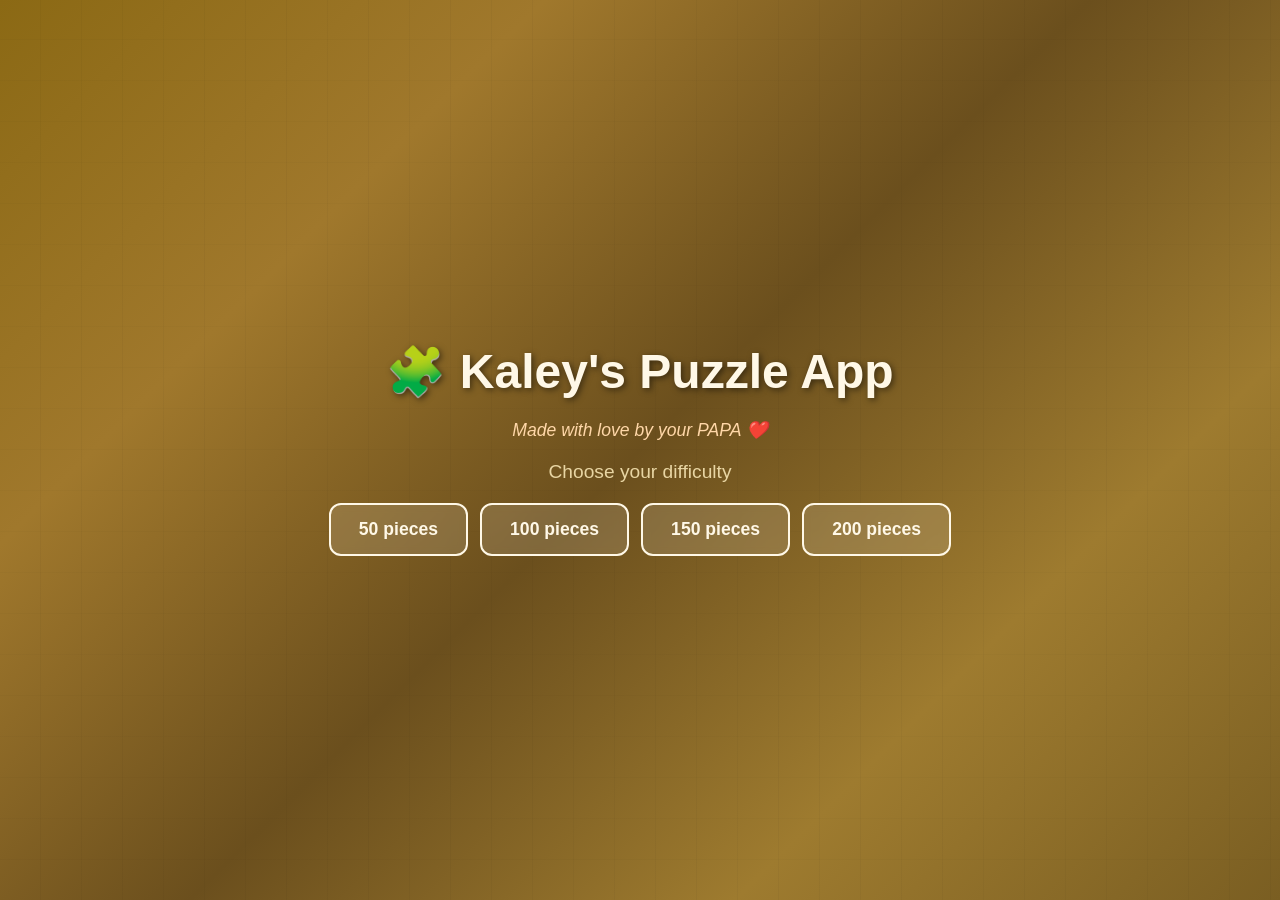
<file: index.html>
<!DOCTYPE html>
<html lang="en">
<head>
  <meta charset="UTF-8">
  <meta name="viewport" content="width=device-width, initial-scale=1.0, user-scalable=no">
  <meta name="apple-mobile-web-app-capable" content="yes">
  <title>Kaley's Puzzle App</title>
  <link rel="stylesheet" href="style.css">
</head>
<body>
  <!-- Start Screen -->
  <div id="start-screen">
    <h1>🧩 Kaley's Puzzle App</h1>
    <p class="subtitle">Made with love by your PAPA ❤️</p>
    <p>Choose your difficulty</p>
    <div id="difficulty-buttons">
      <button class="diff-btn" data-pieces="50">50 pieces</button>
      <button class="diff-btn" data-pieces="100">100 pieces</button>
      <button class="diff-btn" data-pieces="150">150 pieces</button>
      <button class="diff-btn" data-pieces="200">200 pieces</button>
    </div>
    <div id="loading" class="hidden">
      <p>Loading animal image...</p>
      <div class="spinner"></div>
    </div>
  </div>

  <!-- Game Screen -->
  <div id="game-screen" class="hidden">
    <canvas id="puzzle-canvas"></canvas>
    <div id="ui-bar">
      <div id="timer">⏱ 00:00</div>
      <div id="piece-counter">0 / 0</div>
      <button id="hint-toggle" title="Toggle image hint">🖼 Hint</button>
      <button id="new-puzzle-btn" title="New puzzle">🔄 New</button>
    </div>
  </div>

  <!-- Win Overlay -->
  <div id="win-overlay" class="hidden">
    <canvas id="confetti-canvas"></canvas>
    <div id="win-content">
      <h2>🎉 Puzzle Complete!</h2>
      <p id="win-time"></p>
      <p id="win-pieces"></p>
      <button id="win-new-btn">New Puzzle</button>
    </div>
  </div>

  <script src="puzzle-engine.js"></script>
  <script src="app.js"></script>
</body>
</html>
</file>
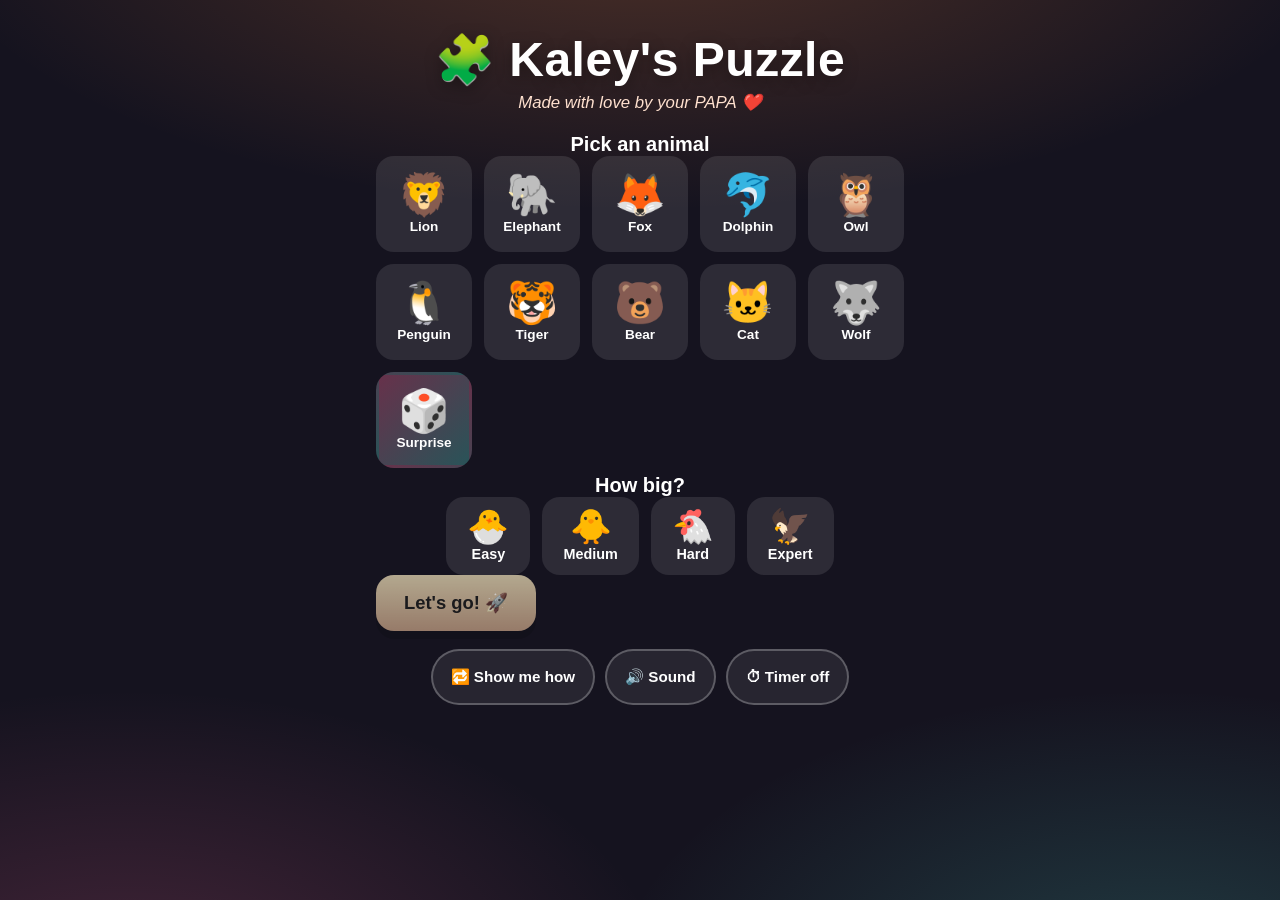
<file: web/index.html>
<!DOCTYPE html>
<html lang="en">
<head>
  <meta charset="UTF-8">
  <meta name="viewport" content="width=device-width, initial-scale=1.0, user-scalable=no">
  <meta name="apple-mobile-web-app-capable" content="yes">
  <title>Kaley's Puzzle App</title>
  <link rel="stylesheet" href="style.css">
</head>
<body>
  <!-- ===== Start Screen ===== -->
  <div id="start-screen">
    <div class="hero">
      <h1>🧩 Kaley's Puzzle</h1>
      <p class="subtitle">Made with love by your PAPA ❤️</p>
    </div>

    <!-- Continue (only shown when a saved puzzle exists) -->
    <div id="continue-row" class="hidden">
      <button id="continue-btn" class="big-action continue">▶ Keep playing</button>
    </div>

    <div id="picker">
      <h2 class="picker-title">Pick an animal</h2>
      <div id="animal-grid" role="list" aria-label="Choose an animal"></div>

      <h2 class="picker-title">How big?</h2>
      <div id="difficulty-row" role="list" aria-label="Choose difficulty"></div>

      <button id="start-btn" class="big-action start" disabled>Let's go! 🚀</button>
    </div>

    <!-- Collection of earned animals -->
    <div id="collection-wrap" class="hidden">
      <h2 class="picker-title">⭐ My animals</h2>
      <div id="collection" role="list" aria-label="Animals you have finished"></div>
    </div>

    <div id="start-actions">
      <button id="replay-tutorial-btn" class="chip">🔁 Show me how</button>
      <button id="mute-toggle-start" class="chip" aria-pressed="false">🔊 Sound</button>
      <button id="timer-toggle-start" class="chip" aria-pressed="false">⏱ Timer off</button>
    </div>

    <div id="loading" class="hidden">
      <p>Loading your animal…</p>
      <div class="spinner"></div>
    </div>
  </div>

  <!-- ===== Game Screen ===== -->
  <div id="game-screen" class="hidden">
    <canvas id="puzzle-canvas"></canvas>

    <div id="ui-bar">
      <div id="progress-wrap" aria-label="Puzzle progress">
        <div id="progress-fill"></div>
        <span id="progress-emoji">🐾</span>
      </div>
      <div id="timer" class="hidden">⏱ 00:00</div>
      <button id="edges-toggle" class="tool-btn" title="Find the border pieces">🧩 Edges</button>
      <button id="hint-toggle" class="tool-btn" title="Show the picture">🖼 Hint</button>
      <button id="mute-toggle" class="tool-btn" title="Sound on/off">🔊</button>
      <button id="new-puzzle-btn" class="tool-btn" title="New puzzle">🔄 New</button>
    </div>

    <button id="center-btn" title="Show everything">🎯</button>

    <!-- First-run tutorial layer -->
    <div id="tutorial-layer" class="hidden">
      <div class="tutorial-scrim"></div>
      <div id="tutorial-hand">👆</div>
      <p class="tutorial-text">Drag a piece onto the picture!</p>
    </div>
  </div>

  <!-- ===== New-puzzle confirmation ===== -->
  <div id="confirm-overlay" class="hidden">
    <div class="confirm-card">
      <p class="confirm-text">Start a new puzzle?</p>
      <p class="confirm-sub">Your picture so far will go away.</p>
      <div class="confirm-actions">
        <button id="confirm-cancel" class="big-action cancel">Keep playing</button>
        <button id="confirm-ok" class="big-action danger">New puzzle</button>
      </div>
    </div>
  </div>

  <!-- ===== Win Overlay ===== -->
  <div id="win-overlay" class="hidden">
    <canvas id="confetti-canvas"></canvas>
    <div id="win-content">
      <h2>🎉 You did it!</h2>
      <div id="win-progress"><div id="win-progress-fill"></div></div>
      <p id="win-time" class="hidden"></p>
      <div class="win-actions">
        <button id="win-again-btn" class="big-action start">🔁 Play again</button>
        <button id="win-choose-btn" class="big-action cancel">🐾 Choose another</button>
      </div>
    </div>
  </div>

  <script src="puzzle-engine.js"></script>
  <script src="sound.js"></script>
  <script src="storage.js"></script>
  <script src="app.js"></script>
</body>
</html>
</file>
<file: style.css>
/* ===== Reset & Base ===== */
*, *::before, *::after {
  margin: 0;
  padding: 0;
  box-sizing: border-box;
}

html, body {
  width: 100%;
  height: 100%;
  overflow: hidden;
  font-family: 'Segoe UI', Tahoma, Geneva, Verdana, sans-serif;
  touch-action: none;
  -webkit-user-select: none;
  user-select: none;
}

body {
  background:
    repeating-linear-gradient(
      90deg,
      transparent,
      transparent 40px,
      rgba(0,0,0,0.03) 40px,
      rgba(0,0,0,0.03) 41px
    ),
    repeating-linear-gradient(
      0deg,
      transparent,
      transparent 40px,
      rgba(0,0,0,0.02) 40px,
      rgba(0,0,0,0.02) 41px
    ),
    linear-gradient(135deg, #8B6914 0%, #A0782C 25%, #6B4F1D 50%, #9E7B2F 75%, #7A5E22 100%);
  background-color: #7A5E22;
}

.hidden {
  display: none !important;
}

/* ===== Start Screen ===== */
#start-screen {
  display: flex;
  flex-direction: column;
  align-items: center;
  justify-content: center;
  height: 100%;
  gap: 20px;
}

#start-screen h1 {
  font-size: 3rem;
  color: #FFF8E7;
  text-shadow: 2px 2px 6px rgba(0,0,0,0.5);
}

#start-screen p {
  font-size: 1.2rem;
  color: #E8D5A3;
}

#start-screen .subtitle {
  font-size: 1.1rem;
  color: #FFD7A8;
  font-style: italic;
}

#difficulty-buttons {
  display: flex;
  gap: 12px;
  flex-wrap: wrap;
  justify-content: center;
}

.diff-btn {
  padding: 14px 28px;
  font-size: 1.1rem;
  font-weight: 600;
  border: 2px solid #FFF8E7;
  border-radius: 12px;
  background: rgba(255, 248, 231, 0.15);
  color: #FFF8E7;
  cursor: pointer;
  transition: background 0.2s, transform 0.1s;
  backdrop-filter: blur(4px);
}

.diff-btn:hover {
  background: rgba(255, 248, 231, 0.3);
  transform: scale(1.05);
}

.diff-btn:active {
  transform: scale(0.97);
}

/* ===== Loading ===== */
#loading {
  text-align: center;
  color: #FFF8E7;
}

.spinner {
  width: 40px;
  height: 40px;
  margin: 12px auto;
  border: 4px solid rgba(255,248,231,0.3);
  border-top-color: #FFF8E7;
  border-radius: 50%;
  animation: spin 0.8s linear infinite;
}

@keyframes spin {
  to { transform: rotate(360deg); }
}

/* ===== Game Screen ===== */
#game-screen {
  position: relative;
  width: 100%;
  height: 100%;
}

#puzzle-canvas {
  display: block;
  width: 100%;
  height: 100%;
  cursor: grab;
}

#puzzle-canvas:active {
  cursor: grabbing;
}

/* ===== UI Bar ===== */
#ui-bar {
  position: absolute;
  top: 12px;
  left: 50%;
  transform: translateX(-50%);
  display: flex;
  align-items: center;
  gap: 16px;
  padding: 8px 20px;
  background: rgba(0, 0, 0, 0.55);
  backdrop-filter: blur(8px);
  border-radius: 30px;
  color: #FFF8E7;
  font-size: 0.95rem;
  z-index: 10;
  white-space: nowrap;
}

#timer {
  font-variant-numeric: tabular-nums;
  min-width: 80px;
}

#piece-counter {
  font-variant-numeric: tabular-nums;
}

#hint-toggle,
#new-puzzle-btn {
  padding: 6px 14px;
  border: 1px solid rgba(255,248,231,0.4);
  border-radius: 16px;
  background: rgba(255,248,231,0.1);
  color: #FFF8E7;
  font-size: 0.85rem;
  cursor: pointer;
  transition: background 0.2s;
}

#hint-toggle:hover,
#new-puzzle-btn:hover {
  background: rgba(255,248,231,0.25);
}

#hint-toggle.active {
  background: rgba(255,248,231,0.35);
  border-color: #FFF8E7;
}

/* ===== Win Overlay ===== */
#win-overlay {
  position: fixed;
  inset: 0;
  display: flex;
  align-items: center;
  justify-content: center;
  z-index: 100;
  background: rgba(0,0,0,0.6);
}

#confetti-canvas {
  position: absolute;
  inset: 0;
  width: 100%;
  height: 100%;
  pointer-events: none;
}

#win-content {
  position: relative;
  z-index: 101;
  text-align: center;
  background: rgba(40, 30, 10, 0.85);
  backdrop-filter: blur(12px);
  padding: 40px 60px;
  border-radius: 20px;
  border: 2px solid rgba(255,248,231,0.3);
  color: #FFF8E7;
}

#win-content h2 {
  font-size: 2rem;
  margin-bottom: 16px;
}

#win-content p {
  font-size: 1.1rem;
  margin-bottom: 8px;
  color: #E8D5A3;
}

#win-new-btn {
  margin-top: 20px;
  padding: 12px 32px;
  font-size: 1.1rem;
  font-weight: 600;
  border: 2px solid #FFF8E7;
  border-radius: 12px;
  background: rgba(255,248,231,0.15);
  color: #FFF8E7;
  cursor: pointer;
  transition: background 0.2s, transform 0.1s;
}

#win-new-btn:hover {
  background: rgba(255,248,231,0.3);
  transform: scale(1.05);
}

/* ===== Responsive ===== */
@media (max-width: 600px) {
  #start-screen h1 {
    font-size: 2rem;
  }

  .diff-btn {
    padding: 10px 20px;
    font-size: 0.95rem;
  }

  #ui-bar {
    gap: 8px;
    padding: 6px 12px;
    font-size: 0.8rem;
  }

  #win-content {
    padding: 24px 32px;
  }
}
</file>
<file: web/style.css>
/* ===== Reset & Base ===== */
*, *::before, *::after {
  margin: 0;
  padding: 0;
  box-sizing: border-box;
}

:root {
  --touch-min: 56px;
  --touch-choice: 64px;
  --accent: #ff8c42;
  --accent-2: #4ecdc4;
  --accent-3: #ffd166;
  --pink: #ff6b9d;
  --board: #1a1a1a;
  --card: rgba(255, 255, 255, 0.1);
  --card-strong: rgba(255, 255, 255, 0.22);
  --text: #ffffff;
  --radius: 18px;
}

html, body {
  width: 100%;
  height: 100%;
  overflow: hidden;
  font-family: -apple-system, BlinkMacSystemFont, 'SF Pro Rounded', 'Nunito', 'Segoe UI', sans-serif;
  touch-action: none;
  -webkit-user-select: none;
  user-select: none;
}

body {
  background: #121212;
  color: var(--text);
}

.hidden {
  display: none !important;
}

/* ===== Start Screen ===== */
#start-screen {
  position: relative;
  display: flex;
  flex-direction: column;
  align-items: center;
  height: 100%;
  gap: 14px;
  padding: 24px 16px 32px;
  overflow-y: auto;
  background:
    radial-gradient(1200px 500px at 50% -10%, rgba(255, 140, 66, 0.25), transparent 60%),
    radial-gradient(900px 500px at 90% 110%, rgba(78, 205, 196, 0.22), transparent 60%),
    radial-gradient(900px 500px at 10% 110%, rgba(255, 107, 157, 0.20), transparent 60%),
    #15131f;
}

.hero {
  text-align: center;
  margin-top: 8px;
}

#start-screen h1 {
  font-size: clamp(2rem, 6vw, 3rem);
  font-weight: 800;
  letter-spacing: 0.5px;
  text-shadow: 0 4px 16px rgba(0, 0, 0, 0.35);
}

#start-screen .subtitle {
  font-size: 1.05rem;
  color: #ffe1cf;
  font-style: italic;
  margin-top: 4px;
}

.picker-title {
  font-size: 1.25rem;
  font-weight: 700;
  margin-top: 6px;
  color: #fff;
  text-align: center;
}

/* ----- Continue row ----- */
#continue-row {
  width: 100%;
  max-width: 520px;
  display: flex;
  justify-content: center;
}

/* ----- Big action buttons ----- */
.big-action {
  min-height: var(--touch-min);
  padding: 14px 28px;
  font-size: 1.15rem;
  font-weight: 800;
  border: none;
  border-radius: var(--radius);
  color: #21202b;
  cursor: pointer;
  transition: transform 0.1s ease, box-shadow 0.2s ease, filter 0.2s ease;
  box-shadow: 0 8px 0 rgba(0, 0, 0, 0.18);
}

.big-action:active {
  transform: translateY(4px);
  box-shadow: 0 4px 0 rgba(0, 0, 0, 0.18);
}

.big-action.start { background: linear-gradient(180deg, #ffd166, #ff8c42); }
.big-action.continue { background: linear-gradient(180deg, #a0e7a0, #4ecdc4); }
.big-action.cancel { background: linear-gradient(180deg, #e7ecf3, #c3cad6); }
.big-action.danger { background: linear-gradient(180deg, #ff9aa2, #ff6b6b); color: #fff; }

.big-action:disabled {
  filter: grayscale(0.7) brightness(0.8);
  cursor: not-allowed;
  box-shadow: 0 8px 0 rgba(0, 0, 0, 0.12);
}

/* ----- Animal grid ----- */
#animal-grid,
#collection {
  display: grid;
  grid-template-columns: repeat(auto-fill, minmax(96px, 1fr));
  gap: 12px;
  width: 100%;
  max-width: 620px;
}

.animal-tile {
  min-width: var(--touch-choice);
  min-height: var(--touch-choice);
  aspect-ratio: 1 / 1;
  display: flex;
  flex-direction: column;
  align-items: center;
  justify-content: center;
  gap: 4px;
  border: 3px solid transparent;
  border-radius: var(--radius);
  background: var(--card);
  color: #fff;
  cursor: pointer;
  transition: transform 0.12s ease, border-color 0.15s ease, background 0.15s ease;
}

.animal-tile .emoji { font-size: 2.2rem; line-height: 1; }
.animal-tile .label { font-size: 0.85rem; font-weight: 700; }

.animal-tile:active { transform: scale(0.95); }

.animal-tile.selected {
  border-color: var(--accent-3);
  background: var(--card-strong);
  box-shadow: 0 0 0 3px rgba(255, 209, 102, 0.35);
}

.animal-tile.surprise {
  background: linear-gradient(135deg, rgba(255, 107, 157, 0.35), rgba(78, 205, 196, 0.35));
}

/* ----- Difficulty row ----- */
#difficulty-row {
  display: flex;
  flex-wrap: wrap;
  gap: 12px;
  justify-content: center;
}

.diff-tile {
  min-width: var(--touch-choice);
  min-height: var(--touch-choice);
  padding: 10px 18px;
  display: flex;
  flex-direction: column;
  align-items: center;
  justify-content: center;
  gap: 2px;
  border: 3px solid transparent;
  border-radius: var(--radius);
  background: var(--card);
  color: #fff;
  cursor: pointer;
  transition: transform 0.12s ease, border-color 0.15s ease, background 0.15s ease;
}

.diff-tile .emoji { font-size: 1.8rem; line-height: 1; }
.diff-tile .label { font-size: 0.9rem; font-weight: 700; }

.diff-tile:active { transform: scale(0.95); }

.diff-tile.selected {
  border-color: var(--accent-2);
  background: var(--card-strong);
  box-shadow: 0 0 0 3px rgba(78, 205, 196, 0.35);
}

/* ----- Collection ----- */
#collection-wrap {
  width: 100%;
  max-width: 620px;
  display: flex;
  flex-direction: column;
  align-items: center;
  gap: 8px;
}

.collection-tile {
  aspect-ratio: 1 / 1;
  display: flex;
  align-items: center;
  justify-content: center;
  font-size: 2rem;
  border-radius: 14px;
  background: linear-gradient(135deg, rgba(255, 209, 102, 0.25), rgba(255, 140, 66, 0.25));
  border: 2px solid rgba(255, 209, 102, 0.4);
}

/* ----- Start actions (chips) ----- */
#start-actions {
  display: flex;
  flex-wrap: wrap;
  gap: 10px;
  justify-content: center;
  margin-top: 4px;
}

.chip {
  min-height: var(--touch-min);
  padding: 10px 18px;
  font-size: 0.95rem;
  font-weight: 700;
  border: 2px solid rgba(255, 255, 255, 0.25);
  border-radius: 999px;
  background: rgba(255, 255, 255, 0.08);
  color: #fff;
  cursor: pointer;
  transition: background 0.15s ease, transform 0.1s ease;
}

.chip:active { transform: scale(0.96); }
.chip[aria-pressed="true"] {
  background: rgba(78, 205, 196, 0.3);
  border-color: var(--accent-2);
}

/* ===== Loading ===== */
#loading {
  text-align: center;
  color: #ffe1cf;
}

.spinner {
  width: 44px;
  height: 44px;
  margin: 12px auto;
  border: 5px solid rgba(255, 255, 255, 0.18);
  border-top-color: var(--accent-3);
  border-radius: 50%;
  animation: spin 0.8s linear infinite;
}

@keyframes spin {
  to { transform: rotate(360deg); }
}

/* ===== Game Screen ===== */
#game-screen {
  position: relative;
  width: 100%;
  height: 100%;
  background: var(--board);
}

#puzzle-canvas {
  display: block;
  width: 100%;
  height: 100%;
  cursor: grab;
}

#puzzle-canvas:active { cursor: grabbing; }

/* ===== UI Bar ===== */
#ui-bar {
  position: absolute;
  top: 12px;
  left: 50%;
  transform: translateX(-50%);
  display: flex;
  align-items: center;
  gap: 10px;
  padding: 8px 14px;
  background: rgba(24, 22, 34, 0.92);
  border-radius: 999px;
  box-shadow: 0 8px 24px rgba(0, 0, 0, 0.35);
  z-index: 10;
  white-space: nowrap;
  max-width: calc(100vw - 16px);
  overflow-x: auto;
}

#progress-wrap {
  position: relative;
  width: 120px;
  height: 18px;
  border-radius: 999px;
  background: rgba(255, 255, 255, 0.14);
  overflow: hidden;
  flex: 0 0 auto;
}

#progress-fill {
  position: absolute;
  inset: 0;
  width: 0%;
  border-radius: 999px;
  background: linear-gradient(90deg, var(--accent-2), var(--accent-3), var(--accent));
  transition: width 0.3s ease;
}

#progress-emoji {
  position: absolute;
  top: 50%;
  left: 0%;
  transform: translate(-50%, -50%);
  font-size: 0.9rem;
  transition: left 0.3s ease;
  pointer-events: none;
}

#timer {
  font-variant-numeric: tabular-nums;
  font-size: 0.9rem;
  color: #fff;
  flex: 0 0 auto;
}

.tool-btn {
  min-height: var(--touch-min);
  min-width: var(--touch-min);
  padding: 8px 14px;
  border: 2px solid rgba(255, 255, 255, 0.2);
  border-radius: 999px;
  background: rgba(255, 255, 255, 0.08);
  color: #fff;
  font-size: 0.9rem;
  font-weight: 700;
  cursor: pointer;
  transition: background 0.15s ease, transform 0.1s ease, border-color 0.15s ease;
  flex: 0 0 auto;
}

.tool-btn:active { transform: scale(0.94); }

.tool-btn.active {
  background: rgba(78, 205, 196, 0.3);
  border-color: var(--accent-2);
}

/* ===== Center button ===== */
#center-btn {
  position: absolute;
  right: 16px;
  bottom: 16px;
  width: 64px;
  height: 64px;
  font-size: 1.8rem;
  border: none;
  border-radius: 50%;
  background: linear-gradient(180deg, #4ecdc4, #2b9c95);
  color: #fff;
  cursor: pointer;
  box-shadow: 0 8px 0 rgba(0, 0, 0, 0.25), 0 12px 24px rgba(0, 0, 0, 0.3);
  z-index: 10;
  transition: transform 0.1s ease;
}

#center-btn:active { transform: translateY(4px); box-shadow: 0 4px 0 rgba(0, 0, 0, 0.25); }

/* ===== Tutorial layer ===== */
#tutorial-layer {
  position: absolute;
  inset: 0;
  z-index: 20;
  /* The tutorial must never block the drag it is teaching — let all
     pointer/touch input pass straight through to the canvas, which
     dismisses the tutorial on the first interaction. */
  pointer-events: none;
}

.tutorial-scrim {
  position: absolute;
  inset: 0;
  background: rgba(0, 0, 0, 0.35);
}

#tutorial-hand {
  position: absolute;
  top: 55%;
  left: 30%;
  font-size: 3rem;
  filter: drop-shadow(0 4px 6px rgba(0, 0, 0, 0.5));
  animation: tutorial-drag 2.2s ease-in-out infinite;
}

@keyframes tutorial-drag {
  0%   { top: 60%; left: 25%; transform: scale(1); }
  15%  { transform: scale(0.85); }
  55%  { top: 45%; left: 52%; transform: scale(0.85); }
  70%  { transform: scale(1); }
  100% { top: 60%; left: 25%; transform: scale(1); }
}

.tutorial-text {
  position: absolute;
  bottom: 22%;
  left: 50%;
  transform: translateX(-50%);
  font-size: 1.3rem;
  font-weight: 800;
  text-align: center;
  color: #fff;
  text-shadow: 0 2px 8px rgba(0, 0, 0, 0.6);
}

/* ===== Confirm overlay ===== */
#confirm-overlay,
#win-overlay {
  position: fixed;
  inset: 0;
  display: flex;
  align-items: center;
  justify-content: center;
  z-index: 100;
  background: rgba(0, 0, 0, 0.6);
}

.confirm-card {
  text-align: center;
  background: #221f30;
  padding: 28px 32px;
  border-radius: 22px;
  border: 1px solid rgba(255, 255, 255, 0.12);
  max-width: 90vw;
}

.confirm-text { font-size: 1.5rem; font-weight: 800; }
.confirm-sub { font-size: 1rem; color: #cbb9ff; margin-top: 6px; }

.confirm-actions,
.win-actions {
  display: flex;
  flex-wrap: wrap;
  gap: 14px;
  justify-content: center;
  margin-top: 22px;
}

/* ===== Win overlay ===== */
#confetti-canvas {
  position: absolute;
  inset: 0;
  width: 100%;
  height: 100%;
  pointer-events: none;
}

#win-content {
  position: relative;
  z-index: 101;
  text-align: center;
  background: rgba(34, 31, 48, 0.96);
  padding: 36px 48px;
  border-radius: 24px;
  border: 1px solid rgba(255, 255, 255, 0.14);
}

#win-content h2 {
  font-size: 2rem;
  margin-bottom: 16px;
}

#win-progress {
  width: 220px;
  max-width: 70vw;
  height: 20px;
  margin: 0 auto 12px;
  border-radius: 999px;
  background: rgba(255, 255, 255, 0.14);
  overflow: hidden;
}

#win-progress-fill {
  width: 100%;
  height: 100%;
  border-radius: 999px;
  background: linear-gradient(90deg, var(--accent-2), var(--accent-3), var(--accent));
}

#win-time { color: #cbb9ff; margin-bottom: 4px; }

/* ===== Responsive ===== */
@media (max-width: 600px) {
  #start-screen h1 { font-size: 1.9rem; }
  #animal-grid,
  #collection { grid-template-columns: repeat(auto-fill, minmax(84px, 1fr)); }
  #win-content { padding: 24px 28px; }
  #ui-bar { gap: 8px; padding: 6px 10px; }
  #progress-wrap { width: 88px; }
}

/* Tablet-friendly larger sizing */
@media (min-width: 768px) {
  .animal-tile .emoji { font-size: 2.6rem; }
  .diff-tile .emoji { font-size: 2.1rem; }
  #progress-wrap { width: 160px; }
}
</file>
